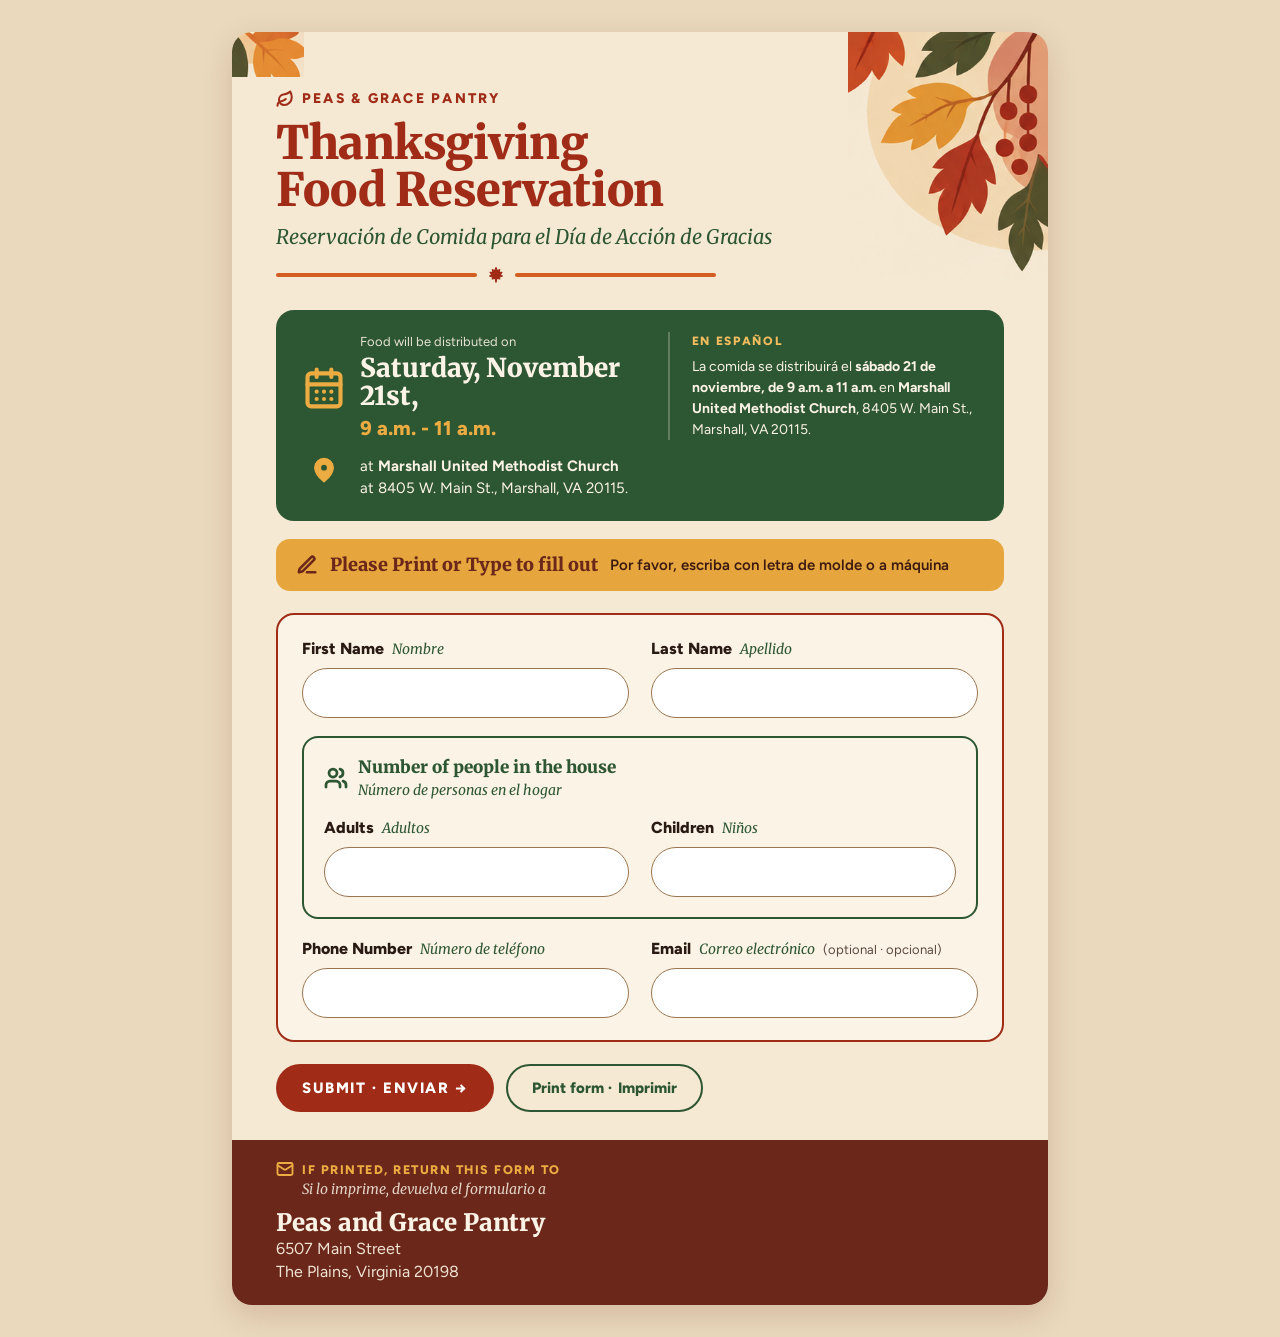
<file: site/index.html>
<!DOCTYPE html>
<html lang="en">
<head>
<meta charset="utf-8">
<meta name="viewport" content="width=device-width, initial-scale=1">
<title>Thanksgiving Food Reservation · Reservación de Comida — Peas &amp; Grace Pantry</title>
<meta name="description" content="Reserve a Thanksgiving food box from Peas &amp; Grace Pantry. Reserve una caja de comida para el Día de Acción de Gracias.">
<meta name="theme-color" content="#a02c18">
<link rel="preconnect" href="https://fonts.googleapis.com">
<link rel="preconnect" href="https://fonts.gstatic.com" crossorigin>
<link rel="stylesheet" href="https://fonts.googleapis.com/css2?family=Merriweather:ital,wght@0,900;1,400;1,700&amp;family=Figtree:wght@400;600;700;800&amp;display=swap">
<link rel="stylesheet" href="styles.css">
<script src="config.js"></script>
<script src="app.js" defer></script>
</head>
<body>
<a class="skip-link" href="#fn">Skip to form · Ir al formulario</a>
<main class="page">
<form class="sheet" id="reservation-form" novalidate aria-labelledby="form-title">

<img class="leaves leaves-tr" src="assets/leaves-tr.png" alt="" width="282" height="350">
<img class="leaves leaves-tl" src="assets/leaves-tl-v2.png" alt="" width="100" height="62">

<header class="masthead">
  <p class="org">
    <svg aria-hidden="true" focusable="false" width="18" height="18" viewBox="0 0 24 24" fill="none" stroke="currentColor" stroke-width="2.75" stroke-linecap="round" stroke-linejoin="round"><path d="M11 20A7 7 0 0 1 9.8 6.1C15.5 5 17 4.48 19 2c1 2 2 4.18 2 8 0 5.5-4.78 10-10 10Z"/><path d="M2 21c0-3 1.85-5.36 5.08-6C9.5 14.52 12 13 13 12"/></svg>
    <span>Peas &amp; Grace Pantry</span>
  </p>
  <h1 id="form-title">Thanksgiving Food Reservation <span class="visually-hidden" lang="es">· Reservación de Comida para el Día de Acción de Gracias</span></h1>
  <p class="subtitle" lang="es" aria-hidden="true">Reservación de Comida para el Día de Acción de Gracias</p>
  <div class="rule" aria-hidden="true">
    <span></span>
    <svg width="18" height="18" viewBox="0 0 24 24" fill="#a02c18" stroke="#a02c18" stroke-width="1.5" stroke-linejoin="round"><path d="M12 2l1.8 4.2 3.2-1.4-.9 4.1 4-.6-2.4 3.4 2.8 1.6-4.2 1.5.8 2.6-3.9-1.2L12 22l-1.2-5.8-3.9 1.2.8-2.6-4.2-1.5 2.8-1.6-2.4-3.4 4 .6-.9-4.1 3.2 1.4z"/></svg>
    <span></span>
  </div>
</header>

<section class="details" aria-label="Distribution details · Detalles de la distribución">
  <div class="details-en">
    <div class="details-row">
      <svg aria-hidden="true" focusable="false" class="icon-cal" width="44" height="44" viewBox="0 0 24 24" fill="none" stroke="#ecac41" stroke-width="2.25" stroke-linecap="round" stroke-linejoin="round"><path d="M8 2v4"/><path d="M16 2v4"/><rect width="18" height="18" x="3" y="4" rx="2"/><path d="M3 10h18"/><path d="M8 14h.01"/><path d="M12 14h.01"/><path d="M16 14h.01"/><path d="M8 18h.01"/><path d="M12 18h.01"/><path d="M16 18h.01"/></svg>
      <p class="when">
        <span class="when-lead">Food will be distributed on</span>
        <span class="when-date">Saturday, November 21st,</span>
        <span class="when-time">9 a.m. - 11 a.m.</span>
      </p>
    </div>
    <div class="details-row details-row--top">
      <svg aria-hidden="true" focusable="false" class="icon-pin" width="28" height="28" viewBox="0 0 24 24" fill="#ecac41" stroke="#ecac41" stroke-width="1" stroke-linecap="round" stroke-linejoin="round"><path d="M20 10c0 4.993-5.539 10.193-7.399 11.799a1 1 0 0 1-1.202 0C9.539 20.193 4 14.993 4 10a8 8 0 0 1 16 0"/><circle cx="12" cy="10" r="3" fill="#2d5633"/></svg>
      <p class="where">at <strong>Marshall United Methodist Church</strong><br>at 8405 W. Main St., Marshall, VA 20115.</p>
    </div>
  </div>
  <div class="details-es" lang="es">
    <p class="kicker">En español</p>
    <p>La comida se distribuirá el <strong>sábado 21 de noviembre, de 9 a.m. a 11 a.m.</strong> en <strong>Marshall United Methodist Church</strong>, 8405 W. Main St., Marshall, VA 20115.</p>
  </div>
</section>

<div class="band">
  <svg aria-hidden="true" focusable="false" width="22" height="22" viewBox="0 0 24 24" fill="none" stroke="#6a271a" stroke-width="2.75" stroke-linecap="round" stroke-linejoin="round"><path d="M12 20h9"/><path d="M16.376 3.622a1 1 0 0 1 3.002 3.002L7.368 18.635a2 2 0 0 1-.855.506l-2.872.838a.5.5 0 0 1-.62-.62l.838-2.872a2 2 0 0 1 .506-.854z"/></svg>
  <p class="band-en">Please Print or Type to fill out</p>
  <p class="band-es" lang="es">Por favor, escriba con letra de molde o a máquina</p>
</div>

<div class="fields">
  <div class="field">
    <label for="fn"><span class="en">First Name</span><span class="es" lang="es">Nombre</span></label>
    <input class="input" id="fn" name="firstName" autocomplete="given-name" required maxlength="80" aria-describedby="fn-err">
    <p class="error" id="fn-err" hidden></p>
  </div>
  <div class="field">
    <label for="ln"><span class="en">Last Name</span><span class="es" lang="es">Apellido</span></label>
    <input class="input" id="ln" name="lastName" autocomplete="family-name" required maxlength="80" aria-describedby="ln-err">
    <p class="error" id="ln-err" hidden></p>
  </div>

  <fieldset class="household">
    <legend>
      <svg aria-hidden="true" focusable="false" width="24" height="24" viewBox="0 0 24 24" fill="none" stroke="#2d5633" stroke-width="2.75" stroke-linecap="round" stroke-linejoin="round"><path d="M16 21v-2a4 4 0 0 0-4-4H6a4 4 0 0 0-4 4v2"/><circle cx="9" cy="7" r="4"/><path d="M22 21v-2a4 4 0 0 0-3-3.87"/><path d="M16 3.13a4 4 0 0 1 0 7.75"/></svg>
      <span class="legend-text"><span class="legend-en">Number of people in the house</span><span class="legend-es" lang="es">Número de personas en el hogar</span></span>
    </legend>
    <div class="field">
      <label for="ad"><span class="en">Adults</span><span class="es" lang="es">Adultos</span></label>
      <input class="input" id="ad" name="adults" type="number" min="0" max="50" step="1" inputmode="numeric" aria-describedby="ad-err">
      <p class="error" id="ad-err" hidden></p>
    </div>
    <div class="field">
      <label for="ch"><span class="en">Children</span><span class="es" lang="es">Niños</span></label>
      <input class="input" id="ch" name="children" type="number" min="0" max="50" step="1" inputmode="numeric" aria-describedby="ch-err">
      <p class="error" id="ch-err" hidden></p>
    </div>
  </fieldset>

  <div class="field">
    <label for="ph"><span class="en">Phone Number</span><span class="es" lang="es">Número de teléfono</span></label>
    <input class="input" id="ph" name="phone" type="tel" autocomplete="tel" required maxlength="30" aria-describedby="ph-err">
    <p class="error" id="ph-err" hidden></p>
  </div>
  <div class="field">
    <label for="em"><span class="en">Email</span><span class="es" lang="es">Correo electrónico</span><span class="optional">(optional · <span lang="es">opcional</span>)</span></label>
    <input class="input" id="em" name="email" type="email" autocomplete="email" maxlength="120" aria-describedby="em-err">
    <p class="error" id="em-err" hidden></p>
  </div>

  <!-- Spam trap: hidden from people and assistive tech; bots tend to fill it in. -->
  <div class="trap" aria-hidden="true">
    <label for="website">Leave this empty</label>
    <input id="website" name="website" type="text" tabindex="-1" autocomplete="off">
  </div>
</div>

<div class="actions" id="actions" data-noprint>
  <button type="submit" class="btn btn-submit" id="submit-btn">Submit · <span lang="es">Enviar</span> <span aria-hidden="true">→</span></button>
  <button type="button" class="btn btn-print" id="print-btn">Print form · <span lang="es">Imprimir</span></button>
</div>

<div class="alert" id="send-error" role="alert" hidden data-noprint></div>

<div class="thanks" id="thanks" tabindex="-1" hidden data-noprint>
  <p class="thanks-title">Thank you, <span id="thanks-name"></span>!</p>
  <p>Your reservation has been received. See you Saturday, November 21st.</p>
  <p class="thanks-es" lang="es">Hemos recibido su reservación. Nos vemos el sábado 21 de noviembre.</p>
  <div><button type="button" class="btn btn-edit" id="edit-btn">Edit · <span lang="es">Editar</span></button></div>
</div>

<footer class="return-note">
  <div class="return-to">
    <p class="return-kicker"><svg aria-hidden="true" focusable="false" width="18" height="18" viewBox="0 0 24 24" fill="none" stroke="#ecac41" stroke-width="2.5" stroke-linecap="round" stroke-linejoin="round"><rect width="20" height="16" x="2" y="4" rx="2"/><path d="m22 7-8.97 5.7a1.94 1.94 0 0 1-2.06 0L2 7"/></svg>If printed, return this form to</p>
    <p class="return-kicker-es" lang="es">Si lo imprime, devuelva el formulario a</p>
    <p class="pantry-name">Peas and Grace Pantry</p>
    <address class="pantry-address">6507 Main Street<br>The Plains, Virginia 20198</address>
  </div>
  <div class="online print-only">
    <div class="qr"><img src="assets/qr-online-form.svg" alt="QR code to the online reservation form" width="92" height="92"></div>
    <p><strong>Reserve online</strong><br><span lang="es">Reserve en línea</span></p>
  </div>
</footer>
</form>
</main>
</body>
</html>
</file>
<file: site/styles.css>
/* Thanksgiving Food Reservation — colors and type match the Peas & Grace flyer. */
:root {
  --rust: #a02c18;
  --rust-dark: #86230f;
  --brown: #6a271a;
  --green: #2d5633;
  --green-tint: #e3e6cf;
  --gold: #ecac41;
  --gold-text: #f2bd5e;   /* lighter gold for small text on green (4.9:1) */
  --gold-band: #e6a63d;
  --orange: #d45e21;
  --cream: #fbf3e5;
  --sheet: #f5e9d3;
  --page: #ead9bd;
  --ink: #2a1a14;
  --input-border: #9a7550; /* 3.8:1 against the card, so boxes are visible to low-vision users */
  --error: #a02c18;
  --serif: Merriweather, Georgia, serif;
  --sans: Figtree, system-ui, -apple-system, "Segoe UI", sans-serif;
  --sheet-pad: 44px;
}

*, *::before, *::after { box-sizing: border-box; }
html { -webkit-text-size-adjust: 100%; }
body {
  margin: 0;
  background: var(--page);
  color: var(--ink);
  font-family: var(--sans);
  font-size: 15px;
  line-height: 1.55;
  -webkit-print-color-adjust: exact;
  print-color-adjust: exact;
}
p { margin: 0; }
img { display: block; max-width: 100%; }
a { color: var(--rust); }
a:hover { color: var(--brown); }
:focus { outline: none; }
:focus-visible { outline: 3px solid var(--orange); outline-offset: 2px; }

.visually-hidden {
  position: absolute !important; width: 1px; height: 1px; padding: 0; margin: -1px;
  overflow: hidden; clip: rect(0 0 0 0); white-space: nowrap; border: 0;
}
.skip-link {
  position: absolute; left: 16px; top: -100px; z-index: 10;
  background: var(--rust); color: #fff; padding: 10px 16px; border-radius: 999px;
  font-weight: 700; text-decoration: none;
}
.skip-link:focus { top: 12px; color: #fff; }

/* — page & sheet — */
.page { min-height: 100vh; padding: 32px 16px; }
.sheet {
  position: relative; overflow: hidden;
  max-width: 8.5in; margin: 0 auto;
  background: var(--sheet);
  border-radius: 20px;
  box-shadow: 0 10px 30px rgba(106, 39, 26, .18);
  padding: var(--sheet-pad) var(--sheet-pad) 0;
}
.leaves { position: absolute; top: 0; height: auto; pointer-events: none; }
.leaves-tr { right: 0; width: 200px; }
.leaves-tl { left: 0; width: 72px; }

/* — masthead — */
.masthead { position: relative; display: flex; flex-direction: column; gap: 10px; max-width: 74%; }
.org {
  display: flex; align-items: center; gap: 8px; margin-top: 12px;
  color: var(--rust); font-weight: 800; font-size: 14px; letter-spacing: .16em; text-transform: uppercase;
}
h1 {
  margin: 0; color: var(--rust);
  font-family: var(--serif); font-weight: 900; font-size: 46px; line-height: 1.02; letter-spacing: -.01em;
  text-wrap: balance;
}
.subtitle { font-family: var(--serif); font-style: italic; font-size: 20px; line-height: 1.3; color: var(--green); }
.rule { display: flex; align-items: center; gap: 10px; margin-top: 6px; max-width: 440px; }
.rule span { flex: 1; height: 4px; border-radius: 4px; background: var(--orange); }

/* — distribution details (green box) — */
.details {
  position: relative; margin-top: 26px;
  background: var(--green); color: var(--cream);
  border-radius: 18px; padding: 22px 26px;
  display: grid; grid-template-columns: minmax(0, 1.1fr) minmax(0, 1fr); gap: 24px; align-items: start;
}
.details-en { display: flex; flex-direction: column; gap: 12px; }
.details-row { display: flex; gap: 14px; align-items: center; }
.details-row--top { align-items: flex-start; }
.icon-cal { flex: none; }
.icon-pin { flex: none; margin: 0 8px; }
.when { display: flex; flex-direction: column; gap: 2px; }
.when-lead { font-size: 13px; opacity: .9; }
.when-date { font-family: var(--serif); font-weight: 900; font-size: 26px; line-height: 1.1; }
.when-time { font-weight: 800; font-size: 20px; color: var(--gold); }
.where { font-size: 15px; line-height: 1.45; }
.details-es {
  display: flex; flex-direction: column; gap: 6px;
  padding-left: 22px; border-left: 2px solid rgba(251, 243, 229, .25);
  font-size: 14px; line-height: 1.5;
}
.details-es p { text-wrap: pretty; }
.kicker { font-weight: 800; font-size: 12px; letter-spacing: .14em; text-transform: uppercase; color: var(--gold-text); }

/* — "Please print or type" band — */
.band {
  position: relative; margin-top: 18px;
  background: var(--gold-band); border-radius: 14px; padding: 12px 20px;
  display: flex; align-items: center; gap: 12px; flex-wrap: wrap;
}
.band svg { flex: none; }
.band-en { font-family: var(--serif); font-weight: 900; font-size: 18px; color: var(--brown); }
.band-es { font-size: 15px; font-weight: 600; color: #3d1a10; }

/* — fields — */
.fields {
  position: relative; margin-top: 22px;
  border: 2px solid var(--rust); border-radius: 18px; padding: 22px 24px;
  display: grid; grid-template-columns: repeat(2, minmax(0, 1fr)); gap: 18px 22px;
  background: var(--cream);
}
.field { min-width: 0; }
.field > label {
  display: flex; flex-wrap: wrap; column-gap: 8px; align-items: baseline;
  color: var(--ink); font-size: 16px; margin-bottom: 6px;
}
.en { font-weight: 800; }
.es { font-family: var(--serif); font-style: italic; font-size: 14px; color: var(--green); }
.optional { font-size: 13px; color: #5c4a40; }
.input {
  display: block; width: 100%; height: 50px; margin: 0;
  font: inherit; font-size: 17px; color: var(--ink); caret-color: var(--rust);
  background: #fff;
  border: 1.5px solid var(--input-border); border-radius: 999px; padding: 0 18px;
  -moz-appearance: textfield;
}
.input::-webkit-outer-spin-button, .input::-webkit-inner-spin-button { -webkit-appearance: none; margin: 0; }
.input:hover { border-color: var(--brown); }
.input:focus-visible { border-color: var(--orange); outline: 3px solid var(--orange); outline-offset: 1px; }
.input[aria-invalid="true"] { border-color: var(--error); border-width: 2px; }
.error {
  display: flex; gap: 6px; align-items: flex-start;
  margin-top: 6px; padding-left: 12px;
  color: var(--error); font-size: 14px; font-weight: 700; line-height: 1.35;
}
.error::before { content: "!"; flex: none; display: inline-grid; place-items: center; width: 18px; height: 18px; border-radius: 50%; background: var(--error); color: #fff; font-size: 12px; margin-top: 1px; }
.error[hidden] { display: none; }

.household {
  grid-column: 1 / -1; min-width: 0;
  border: 2px solid var(--green); border-radius: 16px; margin: 0; padding: 16px 20px 20px;
  display: grid; grid-template-columns: repeat(2, minmax(0, 1fr)); gap: 12px 22px;
}
.household legend {
  float: left; grid-column: 1 / -1; width: 100%; padding: 0; margin-bottom: 2px;
  display: flex; gap: 10px; align-items: center;
}
.household legend svg { flex: none; }
.legend-text { display: flex; flex-direction: column; }
.legend-en { font-family: var(--serif); font-weight: 900; font-size: 17px; color: var(--green); }
.legend-es { font-family: var(--serif); font-style: italic; font-size: 14px; color: var(--green); }

.trap { position: absolute; left: -9999px; width: 1px; height: 1px; overflow: hidden; }

/* — buttons — */
.actions { position: relative; margin-top: 22px; display: flex; gap: 12px; flex-wrap: wrap; align-items: center; }
.actions[hidden] { display: none; }
.btn {
  display: inline-flex; align-items: center; justify-content: center; gap: 6px;
  min-height: 48px; cursor: pointer; white-space: nowrap;
  font-family: var(--sans); font-weight: 800; font-size: 15px; line-height: 1.2;
  border-radius: 999px;
}
.btn:disabled { opacity: .6; cursor: progress; }
.btn-submit {
  background: var(--rust); color: #fff; border: 0; padding: 14px 26px;
  letter-spacing: .1em; text-transform: uppercase;
}
.btn-submit:hover:not(:disabled) { background: var(--rust-dark); }
.btn-submit:active:not(:disabled) { background: var(--brown); }
.btn-print { background: transparent; color: var(--green); border: 2px solid var(--green); padding: 12px 24px; }
.btn-print:hover { background: var(--green-tint); }
.btn-edit {
  min-height: 44px; margin-top: 8px;
  background: transparent; color: var(--cream); border: 2px solid var(--cream); padding: 8px 18px; font-weight: 700;
}
.btn-edit:hover { background: rgba(251, 243, 229, .12); }
.btn-edit:focus-visible { outline-color: var(--gold); }

/* — status messages — */
.alert {
  position: relative; margin-top: 16px;
  background: #fde9e4; color: #6d1a0c; border: 2px solid var(--error); border-radius: 14px; padding: 12px 18px;
  font-size: 15px; font-weight: 600;
}
.alert[hidden] { display: none; }
.thanks {
  position: relative; margin-top: 22px;
  background: var(--green); color: var(--cream); border-radius: 18px; padding: 18px 24px;
  display: flex; flex-direction: column; gap: 4px; font-size: 15px;
}
.thanks[hidden] { display: none; }
.thanks:focus-visible { outline-offset: 3px; }
.thanks-title { font-family: var(--serif); font-weight: 900; font-size: 22px; }
.thanks-es { color: var(--gold-text); }

/* — footer: where to return the printed form — */
.return-note {
  position: relative; margin: 28px calc(-1 * var(--sheet-pad)) 0;
  background: var(--brown); color: var(--cream);
  padding: 20px var(--sheet-pad) 22px;
  display: grid; grid-template-columns: minmax(0, 1fr) auto; gap: 24px; align-items: center;
}
.return-to { display: flex; flex-direction: column; gap: 2px; }
.return-kicker {
  display: flex; align-items: center; gap: 8px;
  font-weight: 800; font-size: 12.5px; letter-spacing: .12em; text-transform: uppercase; color: var(--gold);
}
.return-kicker svg { flex: none; }
.return-kicker-es { margin: -2px 0 6px 26px; font-family: var(--serif); font-style: italic; font-size: 14px; color: #e2d3c6; }
.pantry-name { font-family: var(--serif); font-weight: 900; font-size: 24px; line-height: 1.15; }
.pantry-address { font-style: normal; font-size: 16px; line-height: 1.4; color: #f0e3d2; }

/* QR code back to the online form — shown only on paper / PDF */
@media screen {
  .print-only { display: none !important; }
  .return-note { grid-template-columns: minmax(0, 1fr); }
}
.online {
  display: flex; align-items: center; gap: 14px;
  padding-left: 24px; border-left: 1px solid rgba(251, 243, 229, .25);
  font-size: 14px; line-height: 1.35; color: #e2d3c6;
}
.online strong { font-size: 15px; color: var(--gold); }
.qr { flex: none; background: #fff; border-radius: 10px; padding: 7px; }
.qr img { width: 92px; height: 92px; }

/* — tablet — */
@media screen and (max-width: 760px) {
  :root { --sheet-pad: 28px; }
  .page { padding: 20px 12px; }
  .leaves-tr { width: 150px; }
  h1 { font-size: 38px; }
  .details { grid-template-columns: minmax(0, 1fr); gap: 16px; }
  .details-es { padding-left: 0; padding-top: 14px; border-left: 0; border-top: 2px solid rgba(251, 243, 229, .25); }
}

/* — phone — */
@media screen and (max-width: 560px) {
  :root { --sheet-pad: 18px; }
  .page { padding: 0; }
  .sheet { border-radius: 0; box-shadow: none; }
  .leaves-tr { width: 104px; }
  .leaves-tl { width: 52px; }
  .masthead { max-width: calc(100% - 64px); }
  .org { font-size: 12px; letter-spacing: .12em; margin-top: 20px; }
  h1 { font-size: 32px; line-height: 1.08; }
  .subtitle { font-size: 17px; }
  .details { padding: 18px; border-radius: 16px; }
  .icon-cal { width: 36px; height: 36px; }
  .icon-pin { margin: 0 4px; }
  .when-date { font-size: 23px; }
  .band { padding: 12px 16px; row-gap: 4px; }
  .band-es { flex-basis: 100%; padding-left: 34px; }
  .fields { grid-template-columns: minmax(0, 1fr); padding: 18px 14px; border-radius: 16px; }
  .household { grid-template-columns: minmax(0, 1fr) minmax(0, 1fr); padding: 14px 14px 16px; gap: 12px 14px; }
  .actions .btn { flex: 1 1 100%; }
  .return-kicker { font-size: 12px; letter-spacing: .08em; }
}

@media screen and (max-width: 340px) {
  .household { grid-template-columns: minmax(0, 1fr); }
  .btn-submit { letter-spacing: .04em; padding-inline: 16px; }
}

@media (prefers-reduced-motion: no-preference) {
  .btn, .input { transition: background-color .15s, border-color .15s; }
}

@media (forced-colors: active) {
  .input, .btn, .fields, .household, .details, .band, .thanks, .alert { border: 2px solid CanvasText; }
}

/* — print: one US Letter page with empty boxes to write in — */
@media print {
  @page { size: letter; margin: .3in; }
  :root { --sheet-pad: 32px; }
  body { background: #fff; }
  .page { padding: 0; min-height: 0; }
  .skip-link, [data-noprint], .error { display: none !important; }
  .sheet { box-shadow: none; margin: 0; max-width: none; border-radius: 20px; padding: 24px 32px 0; zoom: .9; }
  /* Keep everything on one sheet of US Letter. */
  .masthead { gap: 6px; }
  h1 { font-size: 40px; }
  .details { margin-top: 18px; padding: 18px 24px; }
  .band { margin-top: 14px; padding: 10px 20px; }
  .fields { margin-top: 16px; padding: 18px 22px; gap: 14px 22px; }
  .household { padding: 12px 20px 16px; }
  .return-note { margin-top: 18px; padding-top: 16px; padding-bottom: 18px; }
}
</file>
